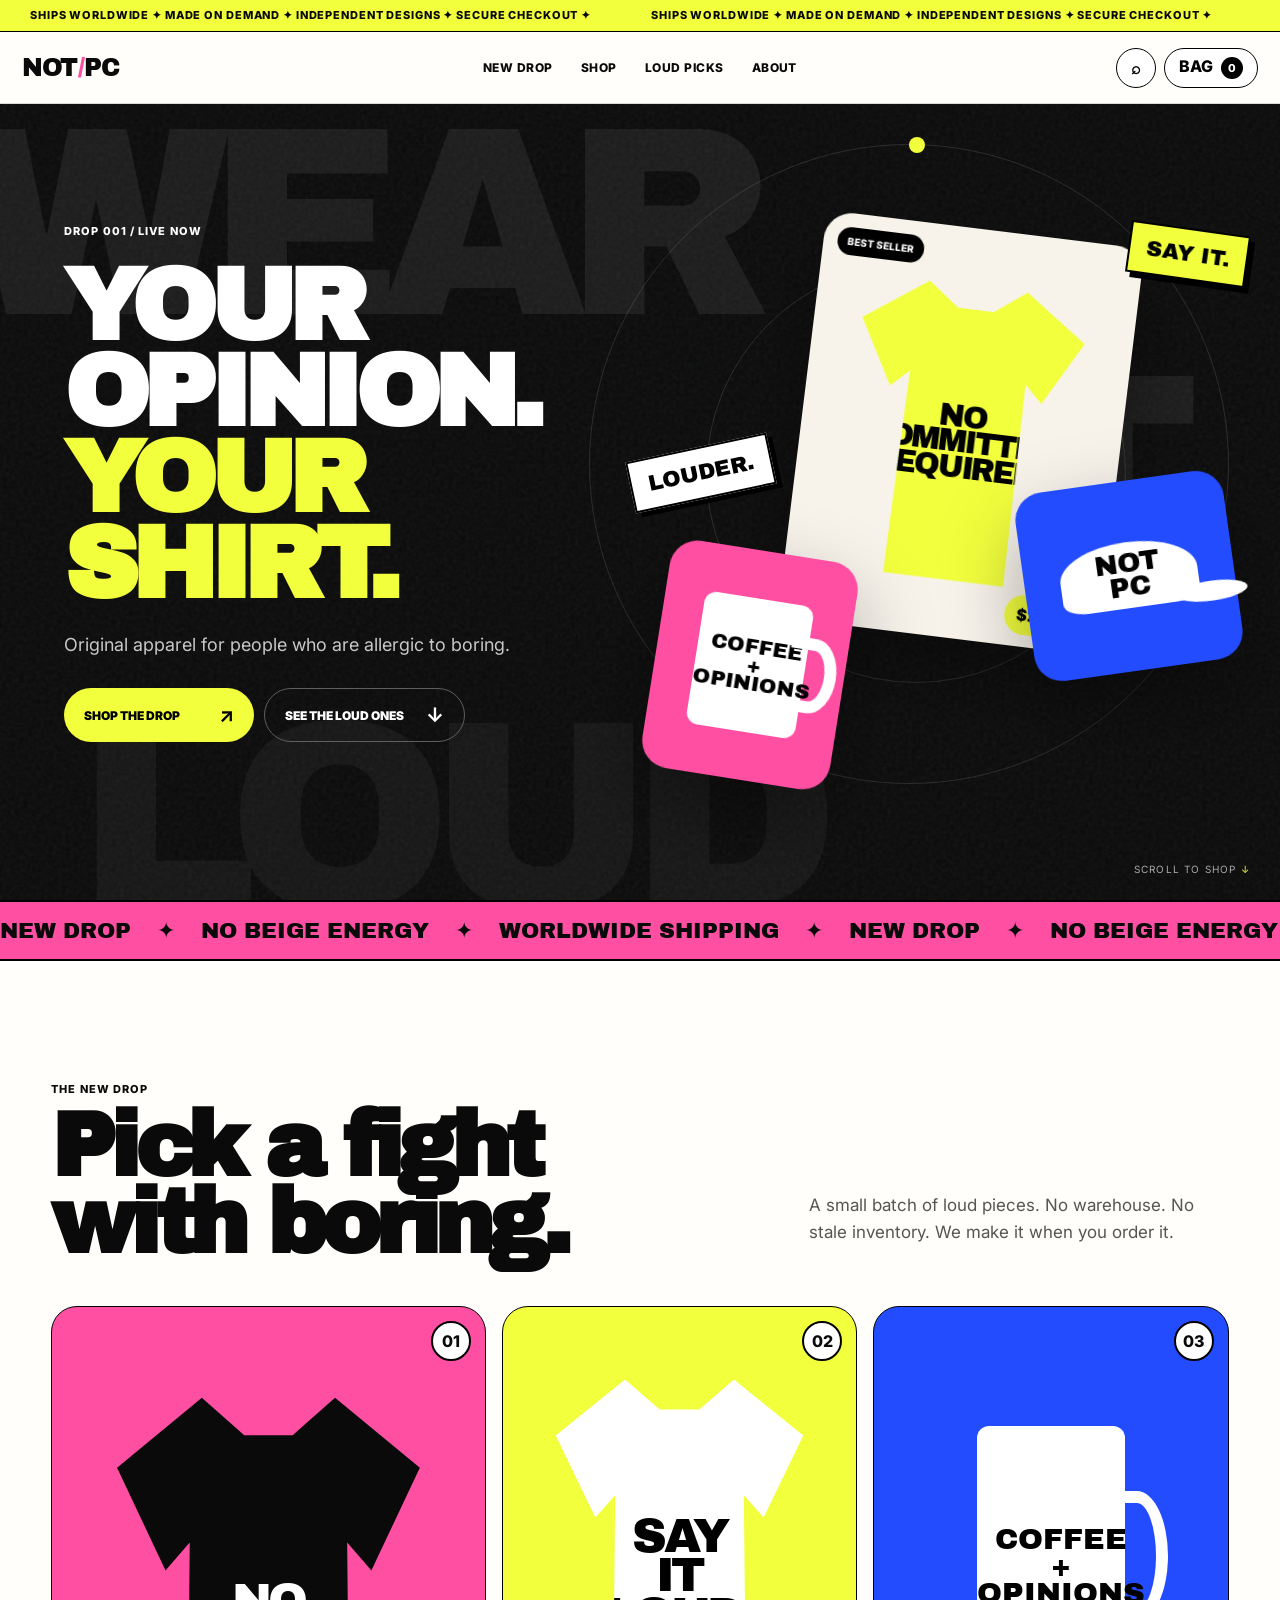
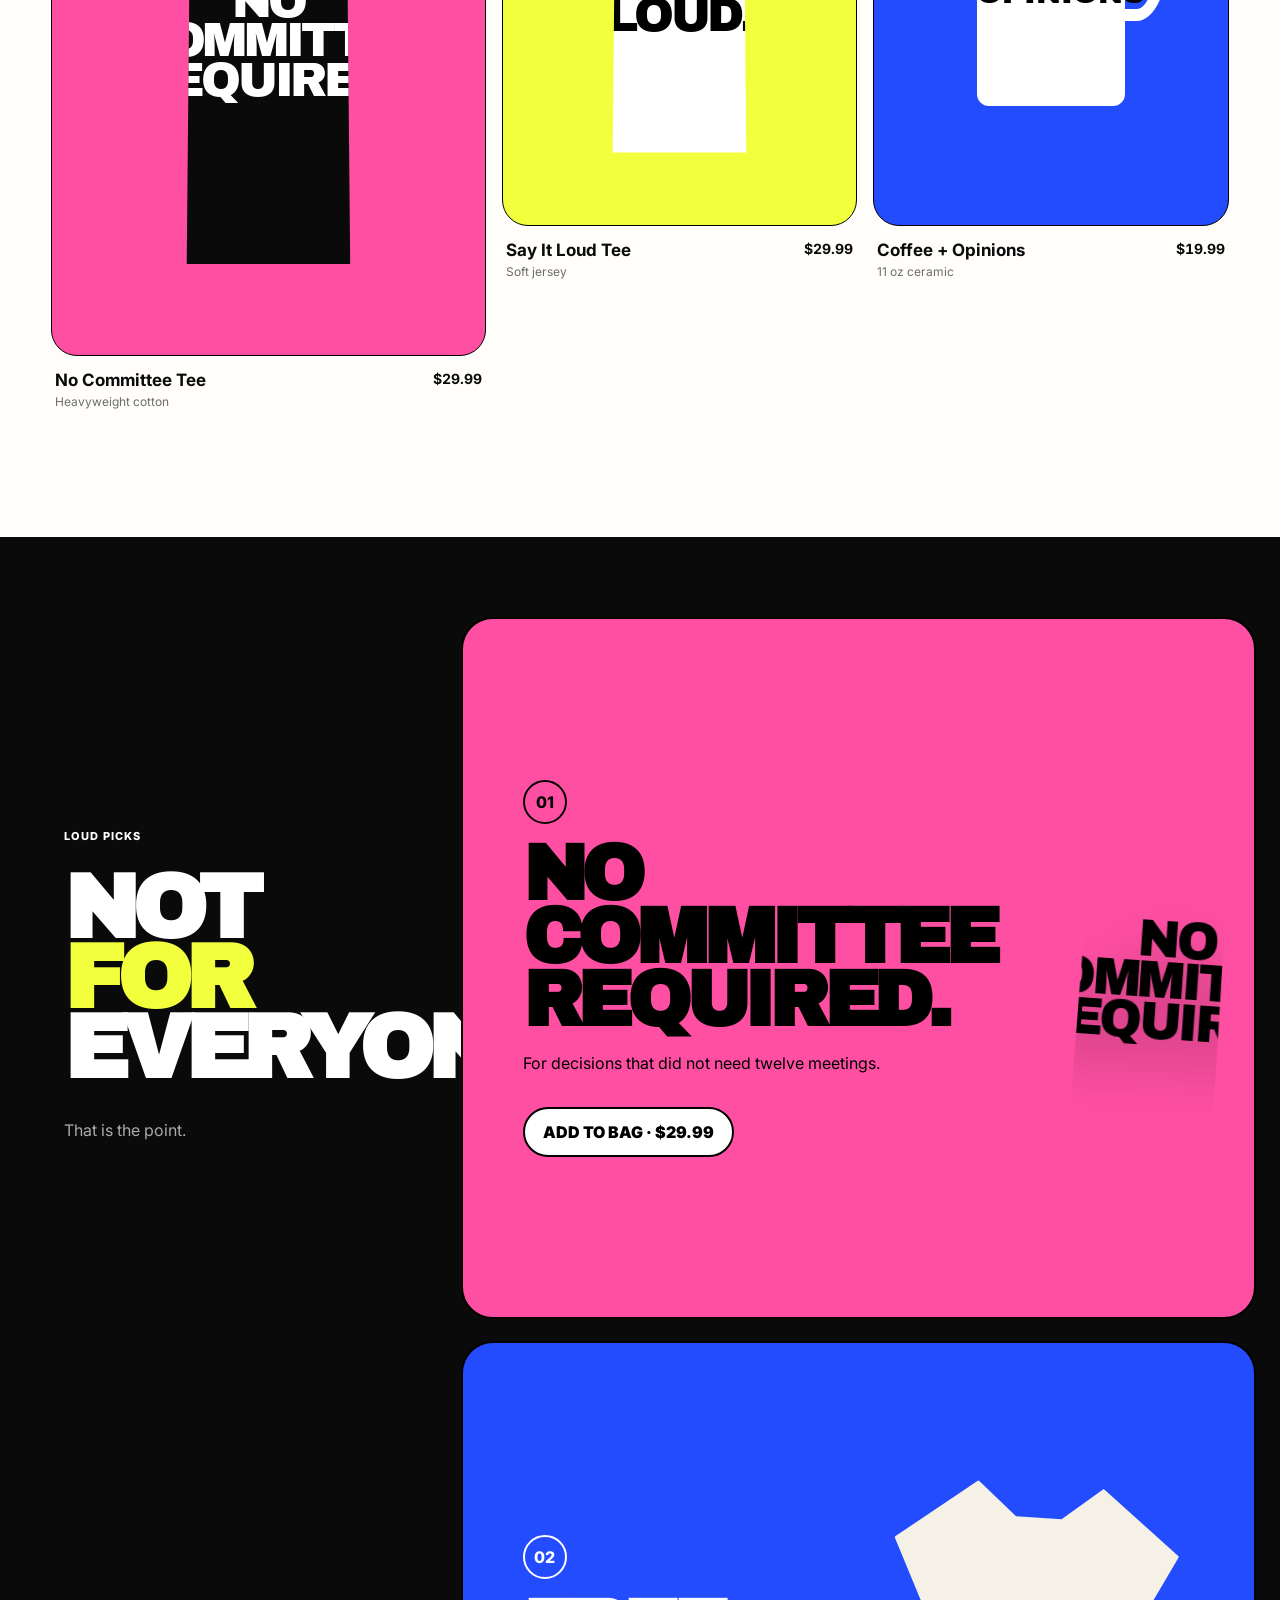
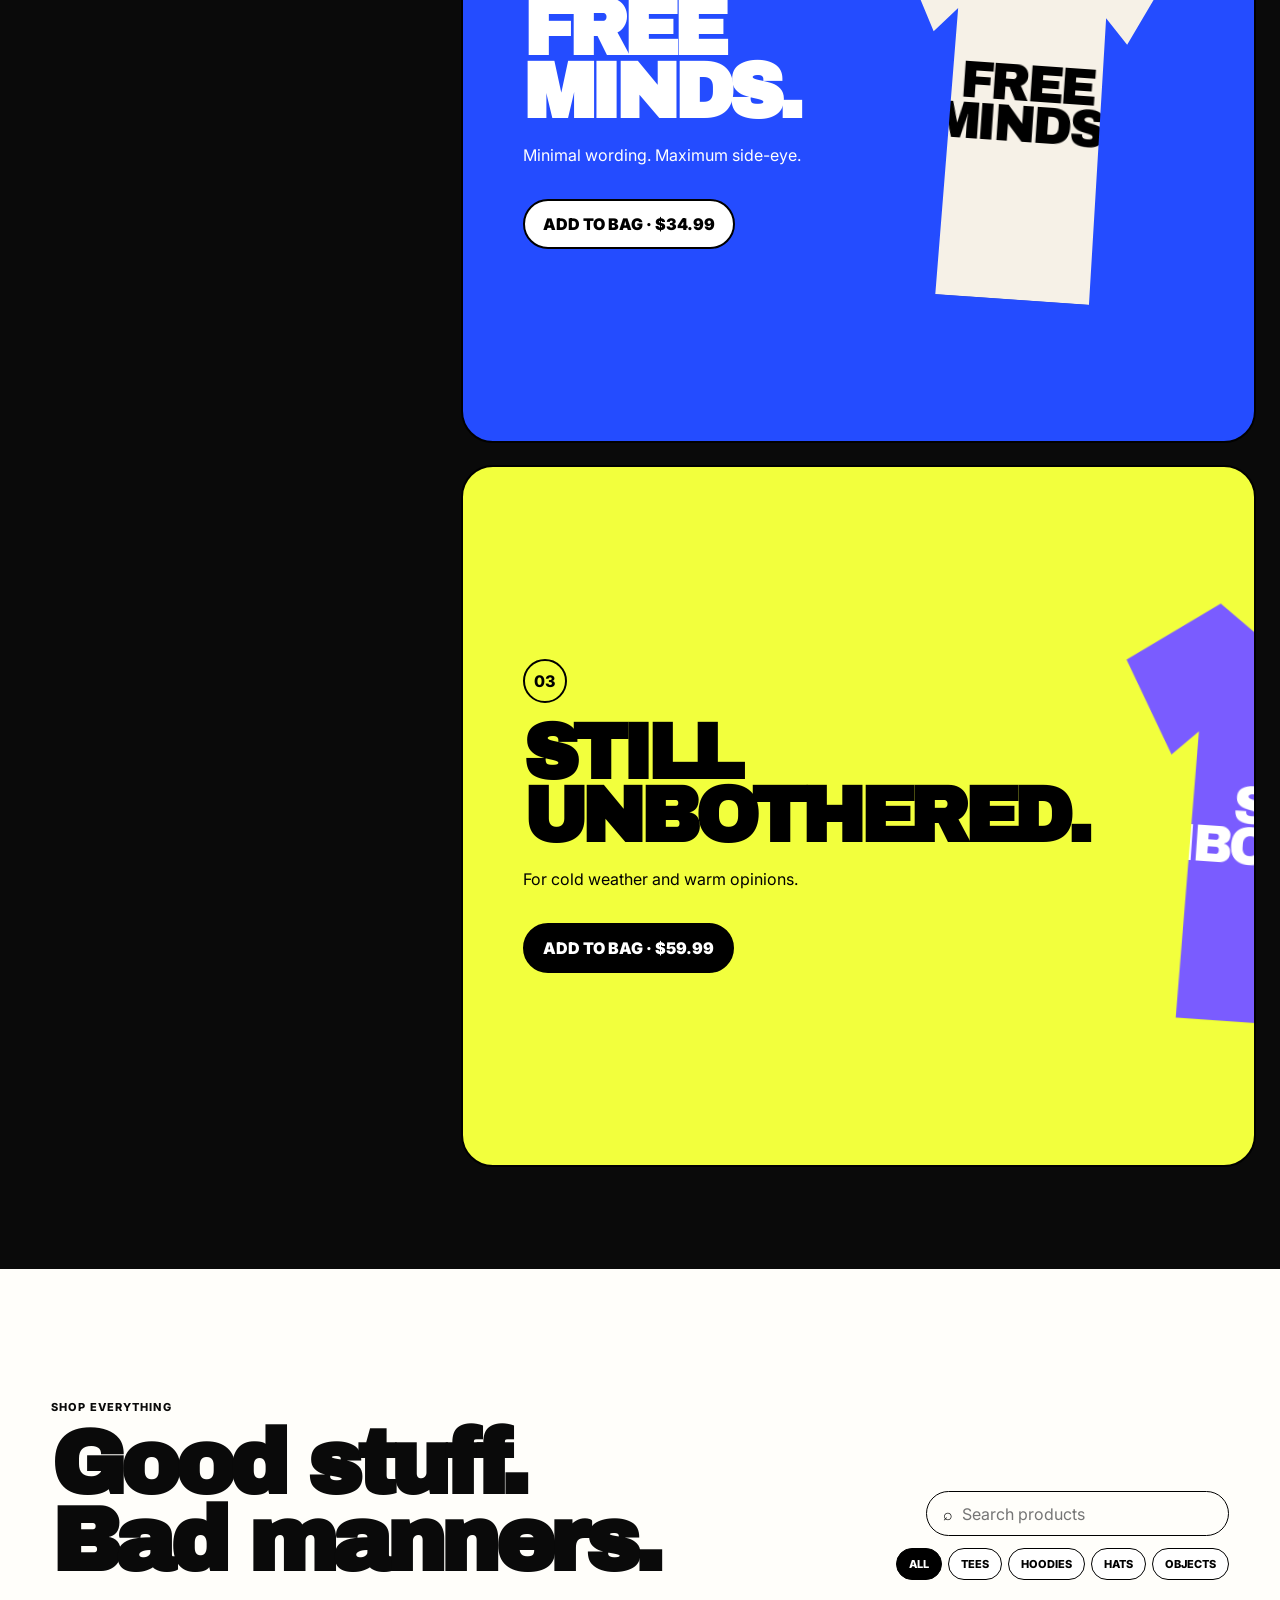
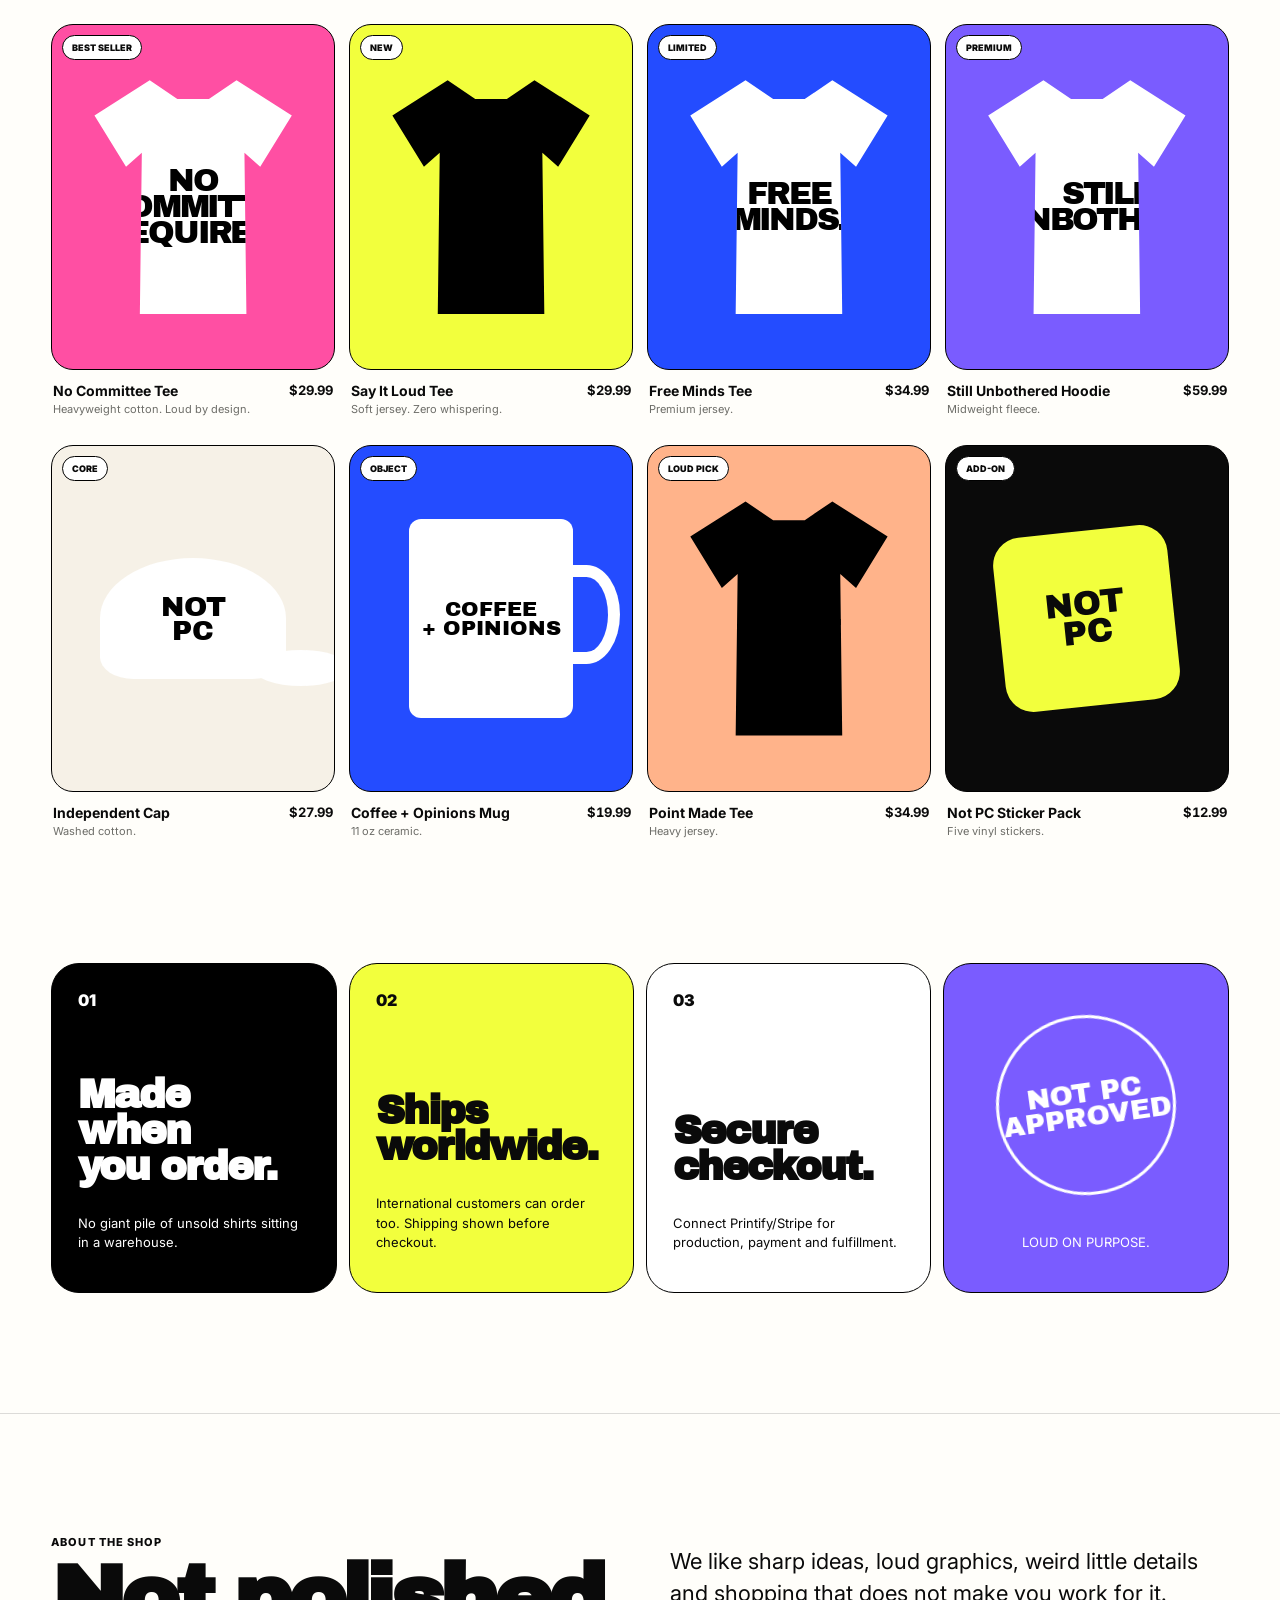
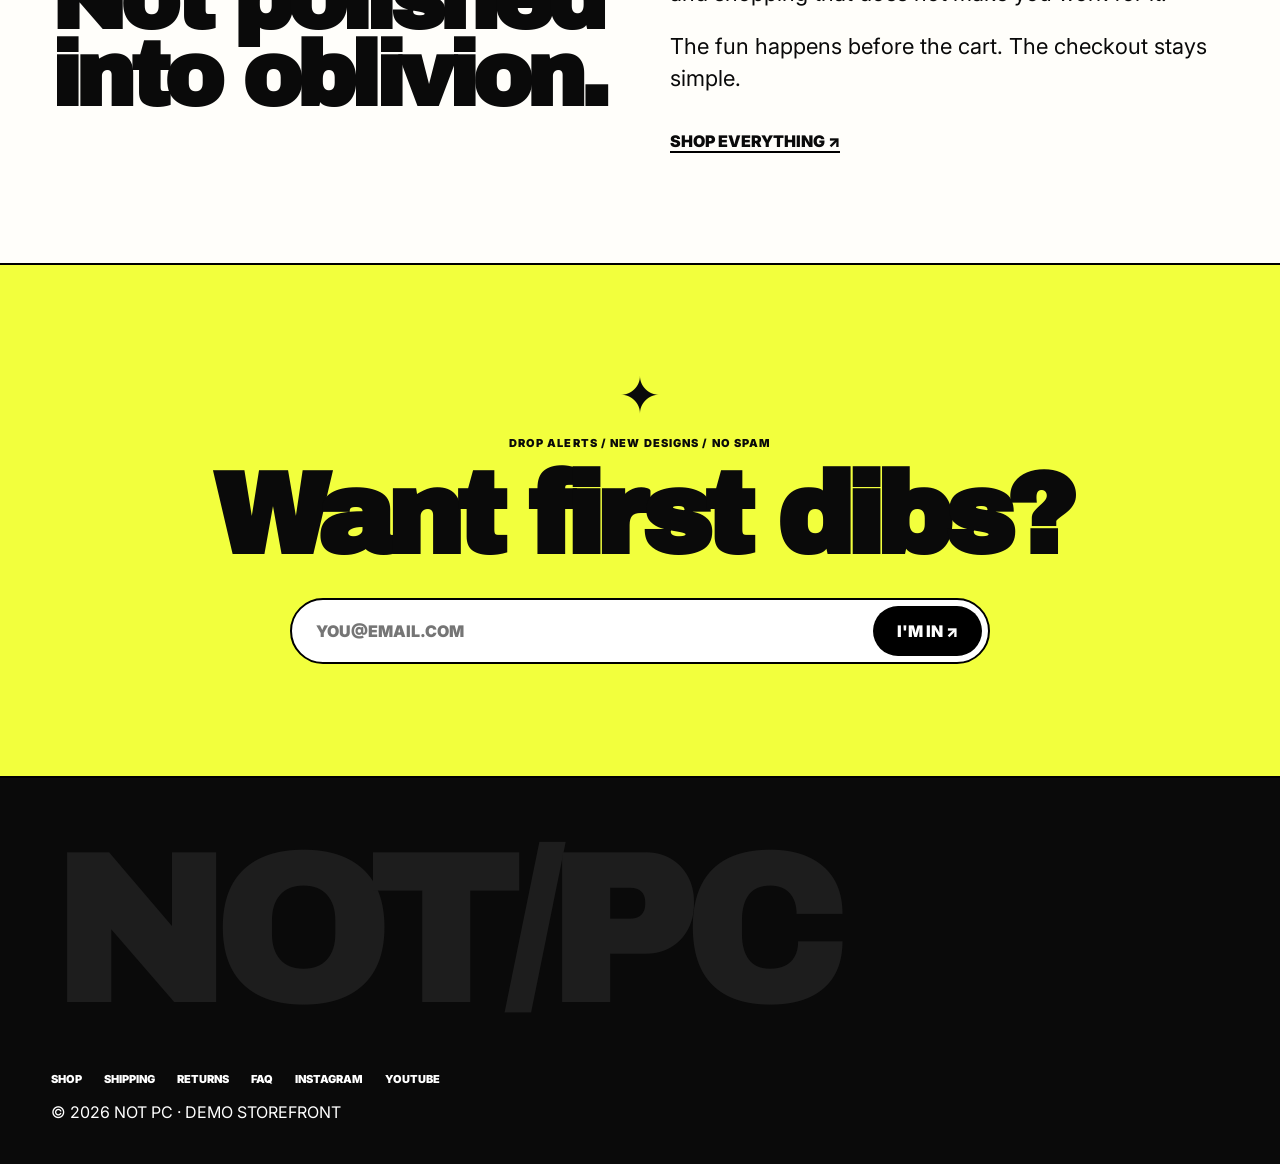
<file: index.html>
<!doctype html>
<html lang="en">
<head>
  <meta charset="utf-8" />
  <meta name="viewport" content="width=device-width,initial-scale=1,viewport-fit=cover" />
  <meta name="theme-color" content="#f2ff3d" />
  <title>NOT PC — Wear It Loud</title>
  <meta name="description" content="Bold, independent apparel and objects. Made on demand. Ships worldwide." />
  <link rel="preconnect" href="https://fonts.googleapis.com">
  <link rel="preconnect" href="https://fonts.gstatic.com" crossorigin>
  <link href="https://fonts.googleapis.com/css2?family=Archivo+Black&family=Inter:wght@400;500;600;700&display=swap" rel="stylesheet">
  <link rel="stylesheet" href="styles.css" />
</head>
<body>
<a class="skip" href="#main">Skip to content</a>

<div class="announcement">
  <div class="marquee" aria-label="Store information">
    <div class="marquee-track">
      <span>SHIPS WORLDWIDE ✦ MADE ON DEMAND ✦ INDEPENDENT DESIGNS ✦ SECURE CHECKOUT ✦</span>
      <span aria-hidden="true">SHIPS WORLDWIDE ✦ MADE ON DEMAND ✦ INDEPENDENT DESIGNS ✦ SECURE CHECKOUT ✦</span>
    </div>
  </div>
</div>

<header class="site-nav">
  <a class="brand" href="#top" aria-label="NOT PC home">
    <span class="brand-main">NOT</span><span class="brand-slash">/</span><span class="brand-main">PC</span>
  </a>

  <nav class="nav-links" aria-label="Primary">
    <a href="#drop">NEW DROP</a>
    <a href="#shop">SHOP</a>
    <a href="#loud">LOUD PICKS</a>
    <a href="#about">ABOUT</a>
  </nav>

  <div class="nav-actions">
    <button class="icon-btn" id="searchOpen" aria-label="Search">⌕</button>
    <button class="bag-btn" id="bagOpen">BAG <span id="bagCount">0</span></button>
    <button class="menu-btn" id="menuBtn" aria-expanded="false" aria-controls="mobileNav" aria-label="Open menu">
      <span></span><span></span>
    </button>
  </div>
</header>

<nav class="mobile-nav" id="mobileNav" hidden>
  <a href="#drop">NEW DROP</a>
  <a href="#shop">SHOP</a>
  <a href="#loud">LOUD PICKS</a>
  <a href="#about">ABOUT</a>
  <p>NOT BORING. NOT QUIET. NOT PC.</p>
</nav>

<main id="main">
<section class="hero" id="top">
  <div class="noise"></div>
  <div class="hero-word word-1">WEAR</div>
  <div class="hero-word word-2">IT</div>
  <div class="hero-word word-3">LOUD</div>

  <div class="orbit orbit-a"></div>
  <div class="orbit orbit-b"></div>

  <div class="hero-copy">
    <span class="kicker">DROP 001 / LIVE NOW</span>
    <h1>
      <span>YOUR OPINION.</span>
      <span class="acid">YOUR SHIRT.</span>
    </h1>
    <p>Original apparel for people who are allergic to boring.</p>
    <div class="hero-ctas">
      <a class="cta acid magnetic" href="#shop"><span>SHOP THE DROP</span><b>↗</b></a>
      <a class="cta ghost magnetic" href="#loud"><span>SEE THE LOUD ONES</span><b>↓</b></a>
    </div>
  </div>

  <div class="hero-stage" aria-hidden="true">
    <div class="float-card card-a" data-depth="1.1">
      <span class="tag">BEST SELLER</span>
      <div class="shirt neon">
        <span>NO<br>COMMITTEE<br>REQUIRED.</span>
      </div>
      <div class="price-chip">$29.99</div>
    </div>

    <div class="float-card card-b" data-depth=".7">
      <div class="cap"><span>NOT<br>PC</span></div>
    </div>

    <div class="float-card card-c" data-depth="1.4">
      <div class="mug"><span>COFFEE<br>+ OPINIONS</span></div>
    </div>

    <div class="sticker s1">SAY IT.</div>
    <div class="sticker s2">LOUDER.</div>
  </div>

  <a class="scroll-cue" href="#drop">SCROLL TO SHOP <span>↓</span></a>
</section>

<section class="flash-strip" aria-label="Highlights">
  <div class="flash-track">
    <span>NEW DROP</span><i>✦</i><span>NO BEIGE ENERGY</span><i>✦</i><span>WORLDWIDE SHIPPING</span><i>✦</i><span>NEW DROP</span><i>✦</i><span>NO BEIGE ENERGY</span><i>✦</i><span>WORLDWIDE SHIPPING</span>
  </div>
</section>

<section class="drop reveal" id="drop">
  <div class="section-top">
    <div>
      <p class="eyebrow">THE NEW DROP</p>
      <h2>Pick a fight<br>with boring.</h2>
    </div>
    <p class="section-intro">A small batch of loud pieces. No warehouse. No stale inventory. We make it when you order it.</p>
  </div>

  <div class="drop-grid">
    <article class="drop-card tall tilt" data-product="no-committee">
      <div class="card-art hotpink">
        <div class="shirt black"><span>NO<br>COMMITTEE<br>REQUIRED.</span></div>
        <span class="corner">01</span>
      </div>
      <div class="card-meta"><div><h3>No Committee Tee</h3><p>Heavyweight cotton</p></div><strong>$29.99</strong></div>
    </article>

    <article class="drop-card tilt" data-product="say-it">
      <div class="card-art acid-bg">
        <div class="shirt white"><span>SAY<br>IT<br>LOUD.</span></div>
        <span class="corner">02</span>
      </div>
      <div class="card-meta"><div><h3>Say It Loud Tee</h3><p>Soft jersey</p></div><strong>$29.99</strong></div>
    </article>

    <article class="drop-card tilt" data-product="coffee">
      <div class="card-art cobalt">
        <div class="mug large"><span>COFFEE<br>+ OPINIONS</span></div>
        <span class="corner">03</span>
      </div>
      <div class="card-meta"><div><h3>Coffee + Opinions</h3><p>11 oz ceramic</p></div><strong>$19.99</strong></div>
    </article>
  </div>
</section>

<section class="loud-section" id="loud">
  <div class="loud-sticky">
    <p class="eyebrow">LOUD PICKS</p>
    <h2 class="kinetic-title">
      <span>NOT</span>
      <span>FOR</span>
      <span>EVERYONE.</span>
    </h2>
    <p>That is the point.</p>
  </div>

  <div class="loud-stack">
    <article class="loud-panel pink reveal">
      <div>
        <span class="number">01</span>
        <h3>NO COMMITTEE<br>REQUIRED.</h3>
        <p>For decisions that did not need twelve meetings.</p>
        <button class="mini-buy" data-add="no-committee">ADD TO BAG · $29.99</button>
      </div>
      <div class="poster-shirt black"><span>NO<br>COMMITTEE<br>REQUIRED.</span></div>
    </article>

    <article class="loud-panel blue reveal">
      <div>
        <span class="number">02</span>
        <h3>FREE<br>MINDS.</h3>
        <p>Minimal wording. Maximum side-eye.</p>
        <button class="mini-buy" data-add="free-minds">ADD TO BAG · $34.99</button>
      </div>
      <div class="poster-shirt cream"><span>FREE<br>MINDS.</span></div>
    </article>

    <article class="loud-panel acid-panel reveal">
      <div>
        <span class="number">03</span>
        <h3>STILL<br>UNBOTHERED.</h3>
        <p>For cold weather and warm opinions.</p>
        <button class="mini-buy dark" data-add="unbothered">ADD TO BAG · $59.99</button>
      </div>
      <div class="poster-shirt purple"><span>STILL<br>UNBOTHERED.</span></div>
    </article>
  </div>
</section>

<section class="shop reveal" id="shop">
  <div class="shop-head">
    <div>
      <p class="eyebrow">SHOP EVERYTHING</p>
      <h2>Good stuff.<br>Bad manners.</h2>
    </div>

    <div class="shop-tools">
      <label class="shop-search">
        <span>⌕</span>
        <input id="shopSearch" type="search" placeholder="Search products" />
      </label>
      <div class="filters" id="filters">
        <button class="active" data-filter="all">ALL</button>
        <button data-filter="tees">TEES</button>
        <button data-filter="hoodies">HOODIES</button>
        <button data-filter="hats">HATS</button>
        <button data-filter="objects">OBJECTS</button>
      </div>
    </div>
  </div>

  <div class="product-grid" id="productGrid"></div>
</section>

<section class="trust-bento reveal">
  <article class="trust-card black-card">
    <span>01</span>
    <h3>Made when<br>you order.</h3>
    <p>No giant pile of unsold shirts sitting in a warehouse.</p>
  </article>
  <article class="trust-card acid-card">
    <span>02</span>
    <h3>Ships<br>worldwide.</h3>
    <p>International customers can order too. Shipping shown before checkout.</p>
  </article>
  <article class="trust-card white-card">
    <span>03</span>
    <h3>Secure<br>checkout.</h3>
    <p>Connect Printify/Stripe for production, payment and fulfillment.</p>
  </article>
  <article class="trust-card image-card">
    <div class="stamp">NOT PC<br>APPROVED</div>
    <p>LOUD ON PURPOSE.</p>
  </article>
</section>

<section class="about reveal" id="about">
  <div class="about-copy">
    <p class="eyebrow">ABOUT THE SHOP</p>
    <h2>Not polished<br>into oblivion.</h2>
  </div>
  <div class="about-text">
    <p>We like sharp ideas, loud graphics, weird little details and shopping that does not make you work for it.</p>
    <p>The fun happens before the cart. The checkout stays simple.</p>
    <a class="text-link" href="#shop">SHOP EVERYTHING ↗</a>
  </div>
</section>

<section class="newsletter">
  <div class="newsletter-star">✦</div>
  <p>DROP ALERTS / NEW DESIGNS / NO SPAM</p>
  <h2>Want first dibs?</h2>
  <form id="newsletterForm">
    <label class="sr-only" for="email">Email</label>
    <input type="email" id="email" placeholder="YOU@EMAIL.COM" required />
    <button type="submit">I'M IN ↗</button>
  </form>
  <span id="newsletterStatus" role="status"></span>
</section>
</main>

<footer>
  <div class="footer-brand">NOT/PC</div>
  <div class="footer-links">
    <a href="#shop">SHOP</a>
    <a href="#">SHIPPING</a>
    <a href="#">RETURNS</a>
    <a href="#">FAQ</a>
    <a href="#">INSTAGRAM</a>
    <a href="#">YOUTUBE</a>
  </div>
  <p>© 2026 NOT PC · DEMO STOREFRONT</p>
</footer>

<dialog class="search-modal" id="searchModal">
  <button class="modal-x" id="searchClose" aria-label="Close">×</button>
  <p>SEARCH THE SHOP</p>
  <input id="globalSearch" type="search" placeholder="TYPE SOMETHING..." autocomplete="off" />
  <div id="globalResults" class="global-results"></div>
</dialog>

<div class="scrim" id="scrim" hidden></div>

<aside class="cart-drawer" id="cartDrawer" aria-hidden="true">
  <div class="cart-top">
    <div><span>YOUR BAG</span><strong id="cartHeaderCount">0 ITEMS</strong></div>
    <button id="bagClose" aria-label="Close bag">×</button>
  </div>
  <div class="cart-body" id="cartItems"></div>
  <div class="cart-footer">
    <div class="ship-message">
      <span id="shipText">FREE U.S. SHIPPING AT $75</span>
      <strong id="shipProgressText">$0 / $75</strong>
    </div>
    <div class="ship-progress"><span id="shipBar"></span></div>
    <div class="cart-total"><span>TOTAL</span><strong id="cartTotal">$0.00</strong></div>
    <button class="checkout" id="checkoutBtn">CHECKOUT <span>↗</span></button>
    <small>Taxes and shipping calculated at checkout.</small>
  </div>
</aside>

<aside class="quickview" id="quickview" aria-hidden="true">
  <button class="modal-x quick-x" id="quickClose" aria-label="Close">×</button>
  <div class="quick-art" id="quickArt"></div>
  <div class="quick-copy">
    <span class="quick-badge" id="quickBadge"></span>
    <h2 id="quickName"></h2>
    <p id="quickDesc"></p>
    <strong id="quickPrice"></strong>

    <div class="choice-row">
      <span>SIZE</span>
      <button type="button">SIZE GUIDE</button>
    </div>
    <div class="sizes" id="sizes">
      <button>S</button><button>M</button><button>L</button><button>XL</button><button>2XL</button>
    </div>
    <button class="quick-add-main" id="quickAdd">ADD TO BAG <span>↗</span></button>

    <details open>
      <summary>DETAILS</summary>
      <p>Demo product details. Replace with the live Printify product description before launch.</p>
    </details>
    <details>
      <summary>SHIPPING</summary>
      <p>Ships worldwide where supported. Final rates appear at checkout.</p>
    </details>
  </div>
</aside>

<script src="catalog.js"></script>
<script src="app.js"></script>
</body>
</html>
</file>
<file: styles.css>
:root{
  --acid:#f2ff3d; --pink:#ff4fa3; --blue:#244cff; --purple:#7a5cff;
  --cream:#f6f1e7; --paper:#fffefa; --ink:#0a0a0a; --muted:#6d6d68;
  --line:rgba(10,10,10,.14); --radius:26px; --max:1500px;
}
*{box-sizing:border-box}
html{scroll-behavior:smooth}
body{margin:0;background:var(--paper);color:var(--ink);font-family:Inter,Arial,sans-serif;overflow-x:hidden}
button,input{font:inherit}button{cursor:pointer}a{color:inherit;text-decoration:none}
.sr-only,.skip{position:absolute;width:1px;height:1px;overflow:hidden;clip:rect(0 0 0 0)}
.skip:focus{width:auto;height:auto;clip:auto;z-index:999;padding:10px;background:#fff}
.announcement{height:32px;background:var(--acid);overflow:hidden;border-bottom:1px solid #000}
.marquee,.flash-strip{overflow:hidden;white-space:nowrap}
.marquee-track,.flash-track{display:flex;width:max-content;animation:marquee 18s linear infinite}
.marquee-track span{font-size:11px;font-weight:800;letter-spacing:.08em;padding:8px 30px}
@keyframes marquee{to{transform:translateX(-50%)}}
.site-nav{height:72px;display:grid;grid-template-columns:1fr auto 1fr;align-items:center;padding:0 22px;background:rgba(255,254,250,.88);backdrop-filter:blur(18px);border-bottom:1px solid var(--line);position:sticky;top:0;z-index:60}
.brand{display:flex;align-items:center;font-family:"Archivo Black",sans-serif;font-size:25px;letter-spacing:-.06em}.brand-slash{color:var(--pink);margin:0 1px}
.nav-links{display:flex;gap:28px;font-size:12px;font-weight:800;letter-spacing:.04em}.nav-links a{position:relative}.nav-links a:after{content:"";position:absolute;left:0;bottom:-8px;width:100%;height:2px;background:#000;transform:scaleX(0);transform-origin:left;transition:.25s}.nav-links a:hover:after{transform:scaleX(1)}
.nav-actions{justify-self:end;display:flex;gap:8px;align-items:center}.icon-btn,.bag-btn{border:1px solid #000;background:#fff;border-radius:999px;height:40px;padding:0 14px;font-weight:800}.icon-btn{width:40px;padding:0}.bag-btn span{display:inline-grid;place-items:center;background:#000;color:#fff;border-radius:999px;min-width:22px;height:22px;margin-left:5px;font-size:11px}
.menu-btn{display:none;border:0;background:none;width:42px;height:42px}.menu-btn span{display:block;height:2px;background:#000;margin:5px}
.mobile-nav{position:fixed;z-index:58;top:104px;left:0;right:0;background:var(--acid);padding:28px;border-bottom:2px solid #000}.mobile-nav a{display:block;font-family:"Archivo Black";font-size:38px;letter-spacing:-.05em}.mobile-nav p{font-size:11px;font-weight:800;margin-top:30px}
.hero{min-height:calc(100svh - 104px);position:relative;background:#0a0a0a;color:#fff;overflow:hidden;isolation:isolate}
.noise{position:absolute;inset:0;opacity:.16;pointer-events:none;background-image:url("data:image/svg+xml,%3Csvg viewBox='0 0 220 220' xmlns='http://www.w3.org/2000/svg'%3E%3Cfilter id='n'%3E%3CfeTurbulence type='fractalNoise' baseFrequency='.86' numOctaves='4' stitchTiles='stitch'/%3E%3C/filter%3E%3Crect width='100%25' height='100%25' filter='url(%23n)' opacity='.42'/%3E%3C/svg%3E")}
.hero-word{position:absolute;font-family:"Archivo Black";font-size:clamp(150px,21vw,360px);line-height:.72;letter-spacing:-.085em;color:#1b1b1b;user-select:none;white-space:nowrap;z-index:-1}.word-1{top:3%;left:-3%}.word-2{top:34%;right:8%}.word-3{bottom:-2%;left:6%;color:#151515}
.orbit{position:absolute;border:1px solid rgba(255,255,255,.12);border-radius:50%;pointer-events:none}.orbit-a{width:640px;height:640px;right:4%;top:5%;animation:spin 20s linear infinite}.orbit-b{width:420px;height:420px;right:12%;top:20%;animation:spin 13s linear infinite reverse}.orbit:after{content:"";width:16px;height:16px;border-radius:50%;background:var(--acid);position:absolute;left:50%;top:-8px}
@keyframes spin{to{transform:rotate(360deg)}}
.hero-copy{position:relative;z-index:5;padding:clamp(70px,9vw,140px) 5vw 100px;max-width:760px}.kicker,.eyebrow{font-size:11px;font-weight:800;letter-spacing:.1em}.hero h1{font-family:"Archivo Black";font-size:clamp(66px,8vw,132px);line-height:.84;letter-spacing:-.065em;margin:24px 0}.hero h1 span{display:block}.acid{color:var(--acid)}.hero-copy>p{max-width:480px;color:#c8c8c8;font-size:18px;line-height:1.5}.hero-ctas{display:flex;gap:10px;flex-wrap:wrap;margin-top:30px}.cta{height:54px;border-radius:999px;padding:0 20px;display:inline-flex;gap:22px;align-items:center;justify-content:space-between;font-weight:900;font-size:12px;min-width:190px}.cta.acid{background:var(--acid);color:#000}.cta.ghost{border:1px solid #5f5f5f}.cta b{font-size:20px}
.hero-stage{position:absolute;right:2vw;top:7%;width:52vw;height:86%;z-index:3}.float-card{position:absolute;border-radius:28px;box-shadow:0 35px 80px rgba(0,0,0,.35);will-change:transform}.card-a{width:320px;height:410px;right:20%;top:10%;background:#f7f3eb;transform:rotate(7deg)}.card-b{width:210px;height:190px;right:3%;top:47%;background:var(--blue);transform:rotate(-8deg)}.card-c{width:190px;height:230px;left:10%;top:57%;background:var(--pink);transform:rotate(9deg)}.tag{position:absolute;left:14px;top:14px;background:#000;color:#fff;border-radius:999px;padding:8px 10px;font-size:10px;font-weight:800}.price-chip{position:absolute;right:12px;bottom:12px;background:var(--acid);color:#000;border-radius:999px;padding:10px 12px;font-weight:900}
.shirt{width:70%;height:72%;clip-path:polygon(28% 0,42% 8%,58% 8%,72% 0,100% 15%,84% 37%,76% 31%,77% 100%,23% 100%,24% 31%,16% 37%,0 15%);display:grid;place-items:center;text-align:center;font-family:"Archivo Black";letter-spacing:-.07em;line-height:.82;padding-top:20px}.shirt.neon{background:var(--acid);color:#000;position:absolute;left:15%;top:14%;font-size:31px}.shirt.black{background:#0a0a0a;color:#fff}.shirt.white{background:#fff;color:#000}.shirt span{max-width:90%}
.cap{position:absolute;width:66%;height:35%;left:17%;top:32%;background:#fff;border-radius:50% 50% 18% 18%;display:grid;place-items:center;font-family:"Archivo Black";font-size:28px;line-height:.85;text-align:center;color:#000}.cap:after{content:"";position:absolute;right:-34%;bottom:-6%;width:52%;height:30%;background:inherit;border-radius:50%}
.mug{position:absolute;width:58%;height:58%;left:21%;top:21%;background:#fff;border-radius:12px;display:grid;place-items:center;text-align:center;color:#000;font-family:"Archivo Black";font-size:21px;line-height:.9}.mug:after{content:"";position:absolute;right:-29%;top:23%;width:34%;height:38%;border:12px solid #fff;border-left:0;border-radius:0 50% 50% 0}.mug.large{position:relative;left:auto;top:auto;width:42%;height:54%;font-size:30px}.mug.large:after{border-color:#fff;border-left:0}
.sticker{position:absolute;font-family:"Archivo Black";font-size:22px;padding:12px 16px;border:2px solid #000;color:#000;box-shadow:5px 5px 0 #000}.s1{right:1%;top:10%;background:var(--acid);transform:rotate(8deg)}.s2{left:6%;top:42%;background:#fff;transform:rotate(-12deg)}.scroll-cue{position:absolute;right:30px;bottom:25px;font-size:10px;letter-spacing:.12em;color:#aaa}.scroll-cue span{color:var(--acid)}
.flash-strip{background:var(--pink);border-top:2px solid #000;border-bottom:2px solid #000}.flash-track{gap:26px;align-items:center;padding:16px 0;font-family:"Archivo Black";font-size:22px;animation:marquee2 17s linear infinite}.flash-track i{font-style:normal}.flash-track span{white-space:nowrap}@keyframes marquee2{to{transform:translateX(-50%)}}
.drop,.shop,.about{padding:110px max(4vw,24px);max-width:var(--max);margin:auto}.section-top,.shop-head{display:flex;align-items:end;justify-content:space-between;gap:40px;margin-bottom:44px}.section-top h2,.shop-head h2,.about h2{font-family:"Archivo Black";font-size:clamp(62px,7vw,112px);line-height:.86;letter-spacing:-.065em;margin:12px 0 0}.section-intro{max-width:420px;font-size:17px;line-height:1.55;color:#555}
.drop-grid{display:grid;grid-template-columns:1.1fr .9fr .9fr;gap:16px;align-items:start}.drop-card{cursor:pointer}.card-art{height:520px;border-radius:var(--radius);display:grid;place-items:center;position:relative;overflow:hidden;border:1px solid #000}.drop-card.tall .card-art{height:650px}.hotpink{background:var(--pink)}.acid-bg{background:var(--acid)}.cobalt{background:var(--blue)}.card-art .shirt{font-size:48px}.corner{position:absolute;right:14px;top:14px;background:#fff;border:2px solid #000;border-radius:999px;width:40px;height:40px;display:grid;place-items:center;font-weight:800}.card-meta{display:flex;justify-content:space-between;gap:18px;padding:14px 4px}.card-meta h3{font-size:17px;margin:0}.card-meta p{font-size:12px;color:#6d6d68;margin:4px 0}.card-meta strong{font-size:14px;font-variant-numeric:tabular-nums}
.loud-section{display:grid;grid-template-columns:36% 64%;background:#0a0a0a;color:#fff}.loud-sticky{height:100vh;position:sticky;top:72px;padding:90px 5vw;display:flex;flex-direction:column;justify-content:center}.kinetic-title{font-family:"Archivo Black";font-size:clamp(62px,7vw,112px);line-height:.78;letter-spacing:-.08em;margin:20px 0}.kinetic-title span{display:block}.kinetic-title span:nth-child(2){color:var(--acid)}.loud-sticky>p:last-child{color:#aaa}
.loud-stack{padding:80px 24px 80px 0}.loud-panel{min-height:78vh;border-radius:32px;margin-bottom:22px;padding:60px;display:grid;grid-template-columns:1fr 1fr;align-items:center;color:#000;border:2px solid #000;position:relative;overflow:hidden}.loud-panel h3{font-family:"Archivo Black";font-size:clamp(56px,6vw,96px);line-height:.82;letter-spacing:-.07em;margin:20px 0}.loud-panel p{max-width:360px;font-size:16px}.pink{background:var(--pink)}.blue{background:var(--blue);color:#fff}.acid-panel{background:var(--acid)}.number{display:inline-grid;place-items:center;border:2px solid currentColor;border-radius:999px;width:44px;height:44px;font-weight:800}.mini-buy{margin-top:18px;border:2px solid #000;background:#fff;border-radius:999px;padding:13px 18px;font-weight:900}.mini-buy.dark{background:#000;color:#fff}.poster-shirt{width:85%;height:72%;margin:auto;clip-path:polygon(28% 0,42% 8%,58% 8%,72% 0,100% 15%,84% 37%,76% 31%,77% 100%,23% 100%,24% 31%,16% 37%,0 15%);display:grid;place-items:center;text-align:center;font-family:"Archivo Black";font-size:clamp(38px,4vw,72px);letter-spacing:-.07em;line-height:.8;padding-top:25px;filter:drop-shadow(0 28px 28px rgba(0,0,0,.22));transform:rotate(4deg)}.poster-shirt.cream{background:var(--cream);color:#000}.poster-shirt.purple{background:var(--purple);color:#fff}
.shop{padding-top:120px}.shop-tools{display:flex;flex-direction:column;align-items:flex-end;gap:12px}.shop-search{border:1px solid #000;border-radius:999px;padding:0 16px;height:45px;display:flex;align-items:center;gap:7px}.shop-search input{border:0;outline:0;background:none}.filters{display:flex;gap:6px;flex-wrap:wrap;justify-content:flex-end}.filters button{border:1px solid #000;background:#fff;border-radius:999px;padding:8px 12px;font-size:11px;font-weight:800}.filters button.active{background:#000;color:#fff}
.product-grid{display:grid;grid-template-columns:repeat(4,1fr);gap:14px}.product-card{min-width:0}.product-visual{aspect-ratio:.82;border-radius:22px;display:grid;place-items:center;position:relative;overflow:hidden;border:1px solid #000}.product-visual .shirt{width:70%;height:68%;font-size:32px;transition:.35s}.product-card:hover .product-visual .shirt,.product-card:hover .product-visual .cap,.product-card:hover .product-visual .mug{transform:scale(1.06) rotate(-2deg)}.product-badge{position:absolute;left:10px;top:10px;background:#fff;border:1px solid #000;border-radius:999px;padding:6px 9px;font-size:9px;font-weight:900;z-index:2}.product-quick{position:absolute;left:10px;right:10px;bottom:10px;border:0;background:#000;color:#fff;border-radius:999px;height:42px;font-weight:900;transform:translateY(60px);transition:.28s}.product-card:hover .product-quick{transform:none}.product-info{display:flex;justify-content:space-between;gap:12px;padding:12px 2px}.product-info h3{font-size:14px;margin:0}.product-info p{font-size:11px;color:#6d6d68;margin:3px 0}.product-info strong{font-size:13px;font-variant-numeric:tabular-nums}
.trust-bento{display:grid;grid-template-columns:repeat(4,1fr);gap:12px;padding:0 max(4vw,24px) 120px;max-width:var(--max);margin:auto}.trust-card{min-height:330px;border-radius:28px;padding:26px;border:1px solid #000;display:flex;flex-direction:column;justify-content:space-between}.trust-card span{font-weight:900}.trust-card h3{font-family:"Archivo Black";font-size:40px;line-height:.9;letter-spacing:-.05em;margin:auto 0 16px}.trust-card p{font-size:13px;line-height:1.5}.black-card{background:#000;color:#fff}.acid-card{background:var(--acid)}.white-card{background:#fff}.image-card{background:var(--purple);color:#fff;align-items:center;text-align:center}.stamp{margin:auto;border:3px solid #fff;border-radius:50%;width:180px;height:180px;display:grid;place-items:center;font-family:"Archivo Black";font-size:28px;line-height:.85;transform:rotate(-8deg)}
.about{display:grid;grid-template-columns:1fr 1fr;gap:60px;border-top:1px solid var(--line)}.about-text{align-self:end}.about-text p{font-size:22px;line-height:1.45;max-width:620px}.text-link{display:inline-block;margin-top:14px;border-bottom:2px solid #000;font-weight:900}
.newsletter{background:var(--acid);padding:100px 24px;text-align:center;border-top:2px solid #000;border-bottom:2px solid #000}.newsletter-star{font-size:50px;animation:spin 7s linear infinite}.newsletter p{font-size:11px;font-weight:900;letter-spacing:.1em}.newsletter h2{font-family:"Archivo Black";font-size:clamp(64px,9vw,150px);line-height:.8;letter-spacing:-.07em;margin:20px}.newsletter form{max-width:700px;margin:36px auto 0;display:grid;grid-template-columns:1fr auto;border:2px solid #000;border-radius:999px;background:#fff;padding:6px}.newsletter input{border:0;outline:0;padding:0 18px;background:none;font-weight:900}.newsletter button{border:0;background:#000;color:#fff;border-radius:999px;padding:15px 24px;font-weight:900}.newsletter #newsletterStatus{display:block;font-size:12px;margin-top:12px}
footer{background:#0a0a0a;color:#fff;padding:70px 4vw 26px}.footer-brand{font-family:"Archivo Black";font-size:clamp(86px,17vw,270px);line-height:.75;letter-spacing:-.09em;color:#1d1d1d}.footer-links{display:flex;gap:22px;flex-wrap:wrap;margin-top:60px}.footer-links a{font-size:11px;font-weight:900}.footer p{font-size:10px;color:#777}
.search-modal{width:min(1000px,94vw);border:2px solid #000;border-radius:30px;padding:32px;background:var(--acid)}.search-modal::backdrop{background:rgba(0,0,0,.75)}.modal-x{position:absolute;right:20px;top:14px;border:0;background:none;font-size:34px}.search-modal>p{font-size:11px;font-weight:900}.search-modal>input{width:100%;border:0;border-bottom:3px solid #000;background:none;font-family:"Archivo Black";font-size:clamp(40px,7vw,90px);letter-spacing:-.05em;outline:0;padding:20px 0}.global-results{margin-top:22px;display:grid;grid-template-columns:1fr 1fr;gap:8px}.global-results button{border:1px solid #000;background:#fff;border-radius:16px;padding:14px;text-align:left;display:flex;justify-content:space-between;font-weight:800}
.scrim{position:fixed;inset:0;background:rgba(0,0,0,.62);z-index:79}.cart-drawer{position:fixed;z-index:80;right:0;top:0;width:min(500px,100%);height:100dvh;background:#fffefa;transform:translateX(105%);transition:.35s cubic-bezier(.2,.8,.2,1);display:flex;flex-direction:column}.cart-drawer.open{transform:none}.cart-top{display:flex;justify-content:space-between;align-items:center;padding:22px;border-bottom:1px solid var(--line)}.cart-top div{display:flex;flex-direction:column}.cart-top span{font-size:11px;font-weight:900}.cart-top strong{font-family:"Archivo Black";font-size:30px}.cart-top button{border:0;background:none;font-size:36px}.cart-body{flex:1;overflow:auto;padding:12px 22px}.cart-empty{font-family:"Archivo Black";font-size:44px;line-height:.9;color:#c7c7c0;margin-top:60px}.cart-item{display:grid;grid-template-columns:70px 1fr auto;gap:12px;align-items:center;border-bottom:1px solid var(--line);padding:14px 0}.cart-thumb{width:70px;height:82px;border-radius:14px;border:1px solid #000}.cart-item h4{margin:0;font-size:13px}.cart-item p{margin:3px 0;font-size:11px;color:#666}.cart-item button{border:0;background:none;font-size:24px}.cart-footer{padding:18px 22px;border-top:1px solid var(--line)}.ship-message,.cart-total{display:flex;justify-content:space-between;gap:10px;font-size:11px}.ship-progress{height:5px;background:#ddd;margin:8px 0 20px}.ship-progress span{display:block;height:100%;background:var(--pink);width:0;transition:.35s}.cart-total{font-size:16px;margin-bottom:14px}.cart-total strong{font-variant-numeric:tabular-nums}.checkout{width:100%;height:56px;border:0;background:#000;color:#fff;border-radius:999px;font-weight:900;display:flex;justify-content:space-between;align-items:center;padding:0 22px}.cart-footer small{display:block;text-align:center;color:#777;margin-top:9px}
.quickview{position:fixed;z-index:82;right:0;top:0;width:min(980px,100%);height:100dvh;background:#fffefa;transform:translateX(105%);transition:.38s cubic-bezier(.2,.8,.2,1);display:grid;grid-template-columns:1.05fr .95fr;overflow:auto}.quickview.open{transform:none}.quick-x{z-index:3}.quick-art{min-height:100dvh;display:grid;place-items:center;border-right:1px solid #000}.quick-art .shirt{width:72%;height:65%;font-size:50px}.quick-copy{align-self:center;padding:60px 42px}.quick-badge{display:inline-block;background:var(--acid);border:1px solid #000;border-radius:999px;padding:7px 10px;font-size:10px;font-weight:900}.quick-copy h2{font-family:"Archivo Black";font-size:54px;line-height:.9;letter-spacing:-.05em;margin:18px 0}.quick-copy>p{color:#666;line-height:1.5}.quick-copy>strong{display:block;font-size:22px;margin:20px 0}.choice-row{display:flex;justify-content:space-between;font-size:11px;font-weight:900}.choice-row button{border:0;background:none;text-decoration:underline}.sizes{display:flex;gap:6px;margin:12px 0 22px}.sizes button{flex:1;border:1px solid #000;background:#fff;border-radius:999px;padding:11px}.sizes button.active{background:#000;color:#fff}.quick-add-main{width:100%;height:54px;border:0;background:#000;color:#fff;border-radius:999px;font-weight:900;display:flex;justify-content:space-between;align-items:center;padding:0 20px}.quick-copy details{border-top:1px solid var(--line);padding:14px 0}.quick-copy summary{font-size:11px;font-weight:900;cursor:pointer}.quick-copy details p{font-size:12px;color:#666}
.reveal{opacity:0;transform:translateY(32px);transition:opacity .7s ease,transform .7s ease}.reveal.visible{opacity:1;transform:none}.magnetic{transition:transform .15s ease}.tilt{transform-style:preserve-3d;transition:transform .18s ease}
@media(max-width:1100px){
  .nav-links{display:none}.menu-btn{display:block}.site-nav{grid-template-columns:1fr auto}
  .hero{min-height:980px}.hero-copy{padding-top:90px}.hero-stage{top:42%;left:0;right:0;width:100%;height:55%}.card-a{right:22%}.card-b{right:5%}.card-c{left:9%}.drop-grid{grid-template-columns:1fr 1fr}.drop-card:first-child{grid-column:1/-1}.drop-card:first-child .card-art{height:620px}.loud-section{display:block}.loud-sticky{position:relative;height:auto;top:auto;padding:90px 24px 40px}.loud-stack{padding:0 24px 80px}.product-grid{grid-template-columns:repeat(2,1fr)}.trust-bento{grid-template-columns:1fr 1fr}.quickview{grid-template-columns:1fr}.quick-art{min-height:52vh;border-right:0;border-bottom:1px solid #000}
}
@media(max-width:700px){
  .announcement{height:29px}.site-nav{height:64px;padding:0 12px}.brand{font-size:22px}.icon-btn{display:none}.bag-btn{height:36px}.mobile-nav{top:93px}
  .hero{min-height:880px}.hero-word{font-size:155px}.word-1{top:5%}.word-2{top:33%;right:2%}.word-3{bottom:5%;left:-4%}.hero-copy{padding:60px 18px}.hero h1{font-size:68px}.hero-copy>p{font-size:15px}.hero-ctas{display:grid}.cta{width:100%}.hero-stage{top:45%;height:52%}.card-a{width:235px;height:300px;right:11%;top:6%}.shirt.neon{font-size:23px}.card-b{width:150px;height:140px;right:-4%;top:50%}.card-c{width:140px;height:170px;left:1%;top:55%}.s1{font-size:16px}.s2{display:none}.scroll-cue{display:none}
  .flash-track{font-size:17px}.drop,.shop,.about{padding:75px 14px}.section-top,.shop-head{display:block}.section-top h2,.shop-head h2,.about h2{font-size:66px}.section-intro{margin-top:25px}.drop-grid{grid-template-columns:1fr}.drop-card:first-child{grid-column:auto}.card-art,.drop-card.tall .card-art,.drop-card:first-child .card-art{height:470px}.card-art .shirt{font-size:39px}
  .loud-sticky{padding:70px 18px 30px}.kinetic-title{font-size:70px}.loud-stack{padding:0 12px 60px}.loud-panel{min-height:720px;padding:30px 22px;grid-template-columns:1fr}.loud-panel h3{font-size:62px}.poster-shirt{width:78%;height:320px;font-size:44px}
  .shop-tools{align-items:flex-start;margin-top:24px}.filters{justify-content:flex-start}.product-grid{grid-template-columns:1fr 1fr;gap:8px}.product-visual{border-radius:16px}.product-visual .shirt{font-size:22px}.product-quick{transform:none;height:36px;font-size:10px}.product-info{display:block}.trust-bento{grid-template-columns:1fr;padding:0 14px 75px}.trust-card{min-height:260px}.about{grid-template-columns:1fr}.about-text p{font-size:19px}.newsletter{padding:75px 14px}.newsletter h2{font-size:72px}.newsletter form{grid-template-columns:1fr;border-radius:24px;padding:7px}.newsletter input{height:50px;text-align:center}.newsletter button{height:50px}.global-results{grid-template-columns:1fr}
}
@media(prefers-reduced-motion:reduce){
  *{scroll-behavior:auto!important;animation:none!important;transition:none!important}.reveal{opacity:1;transform:none}
}
</file>
